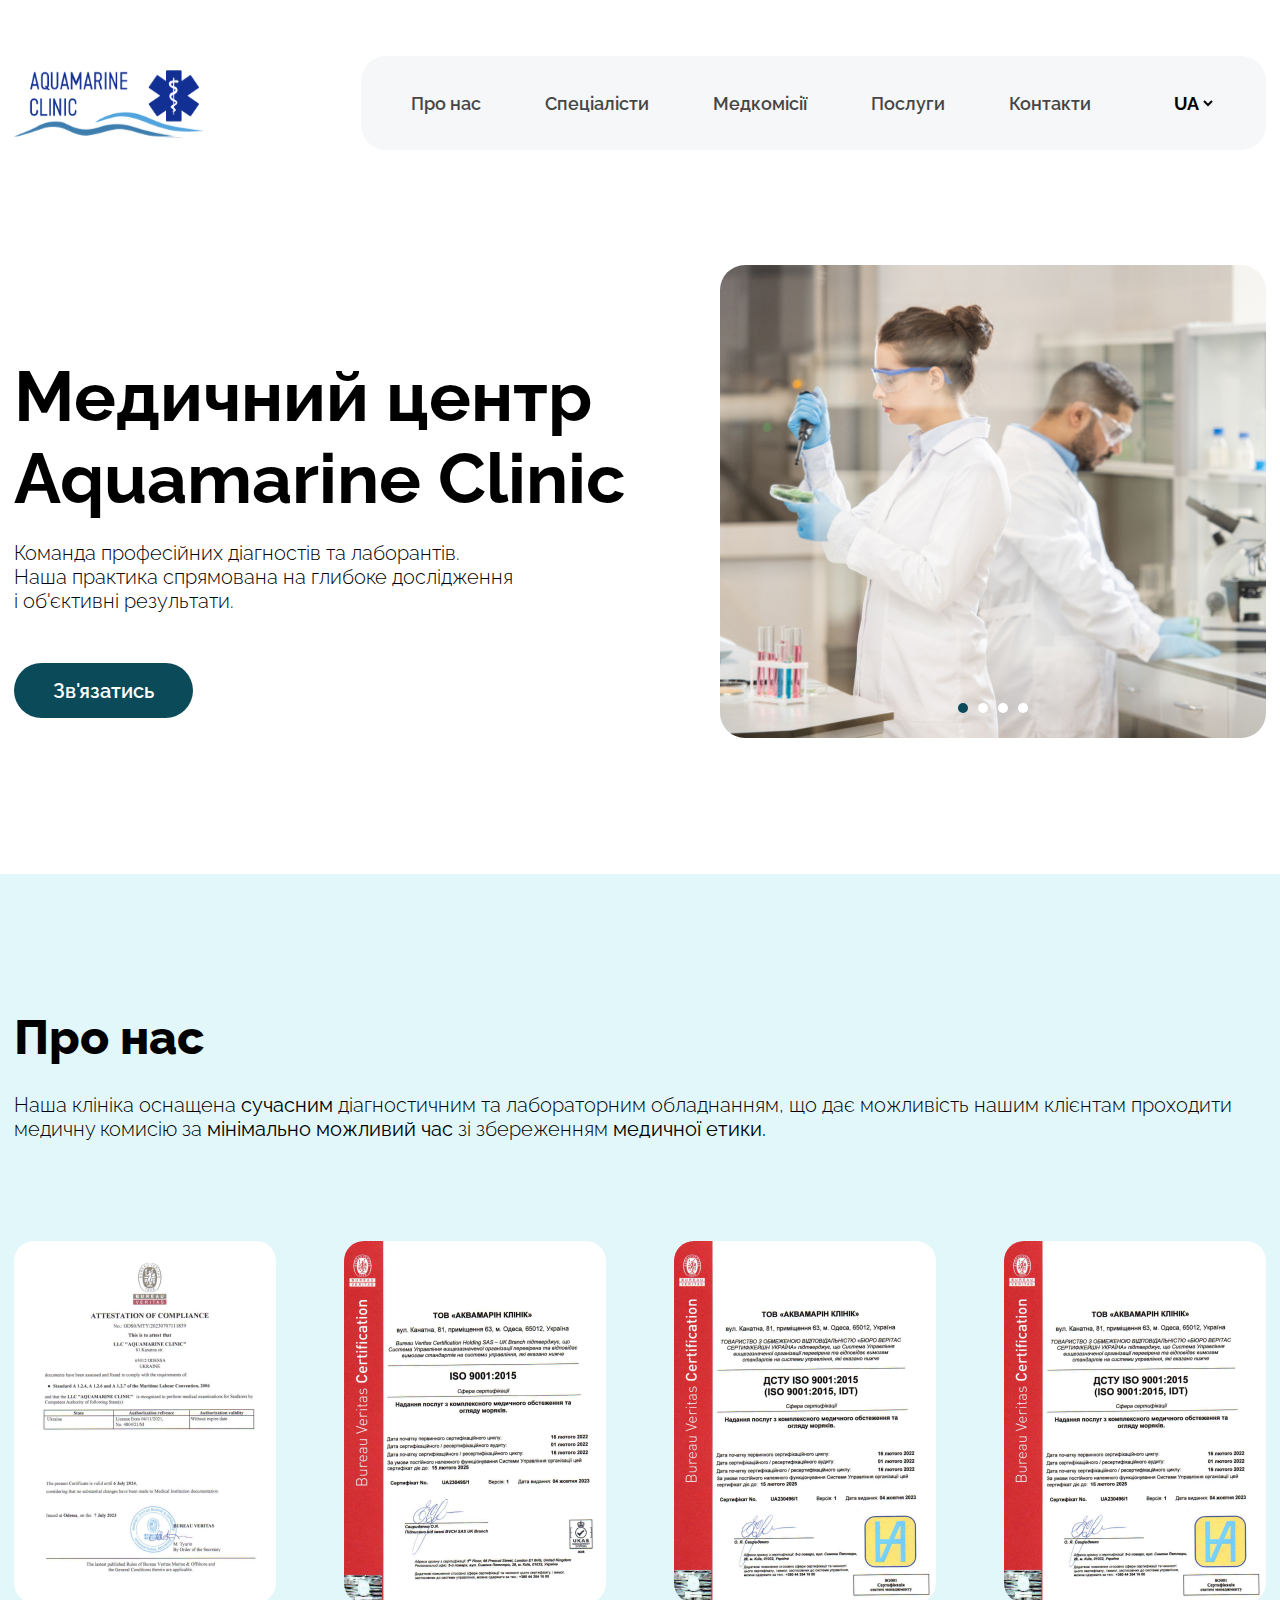
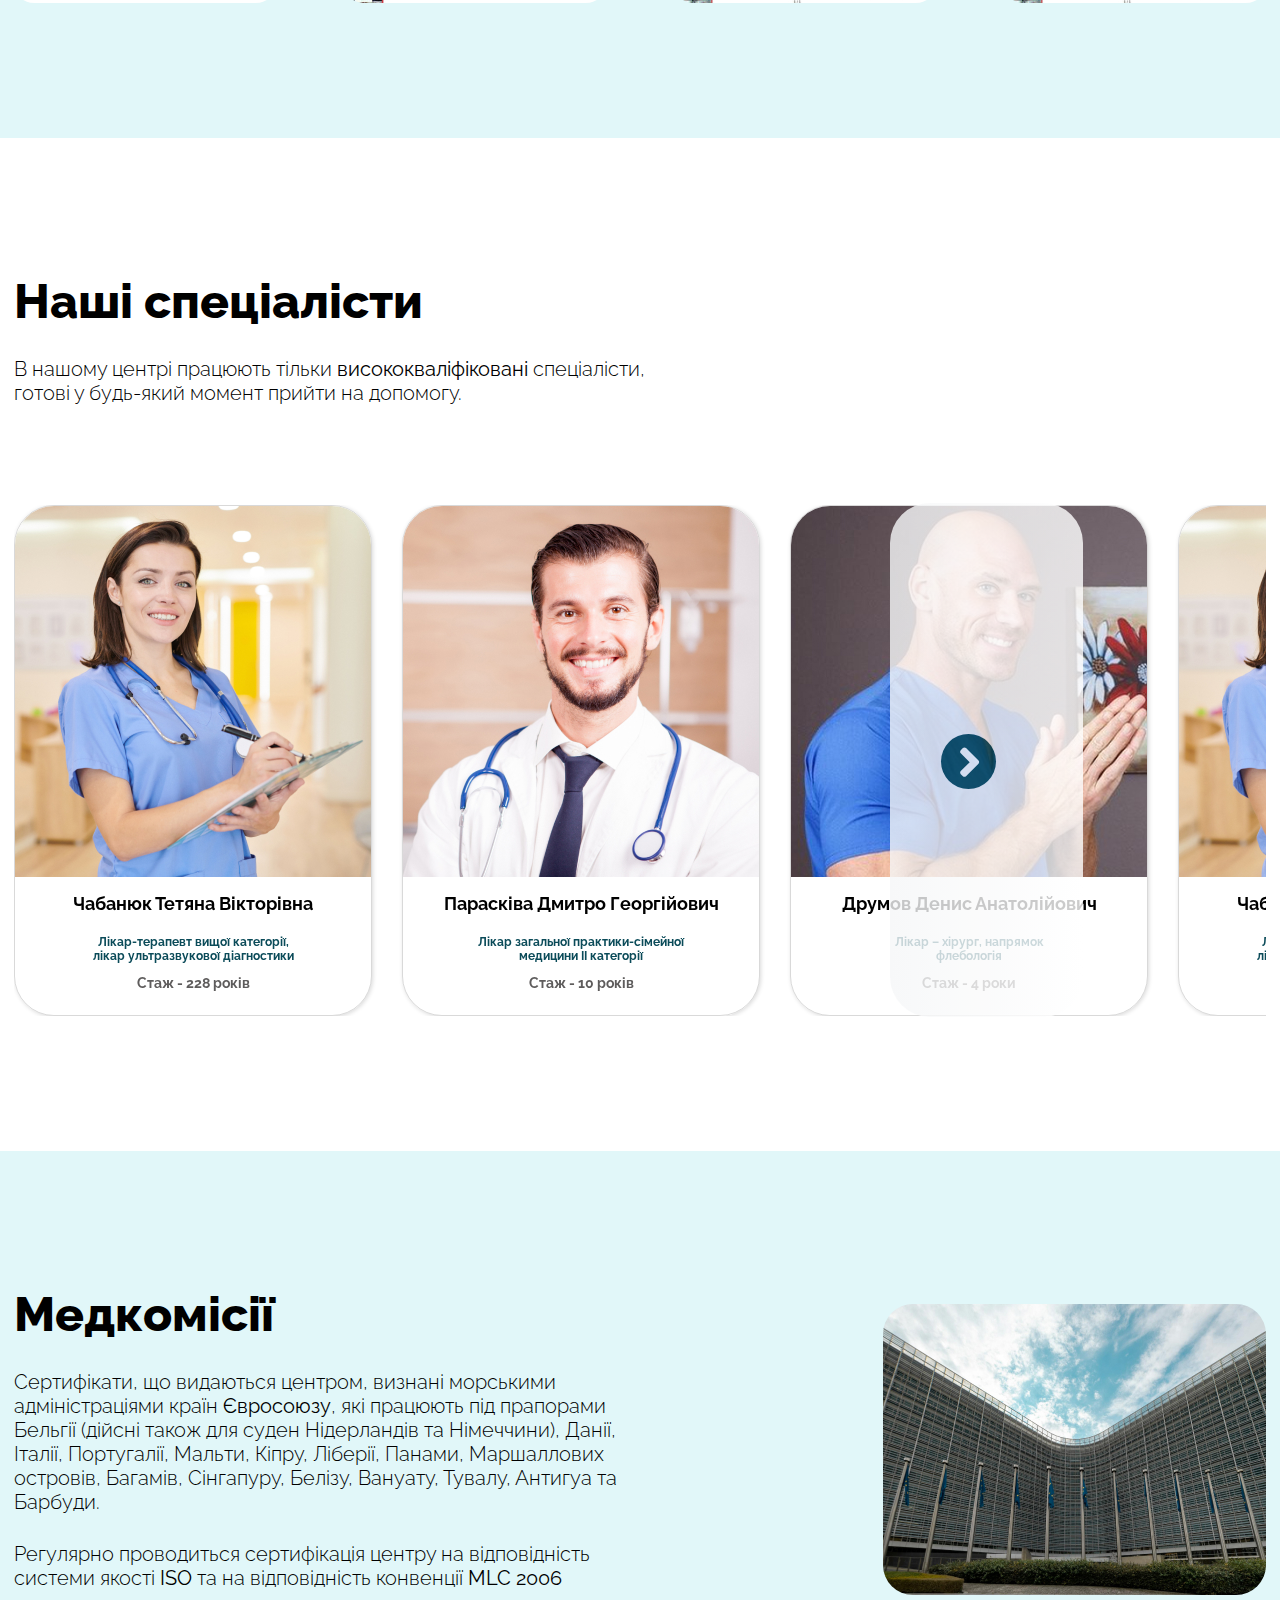
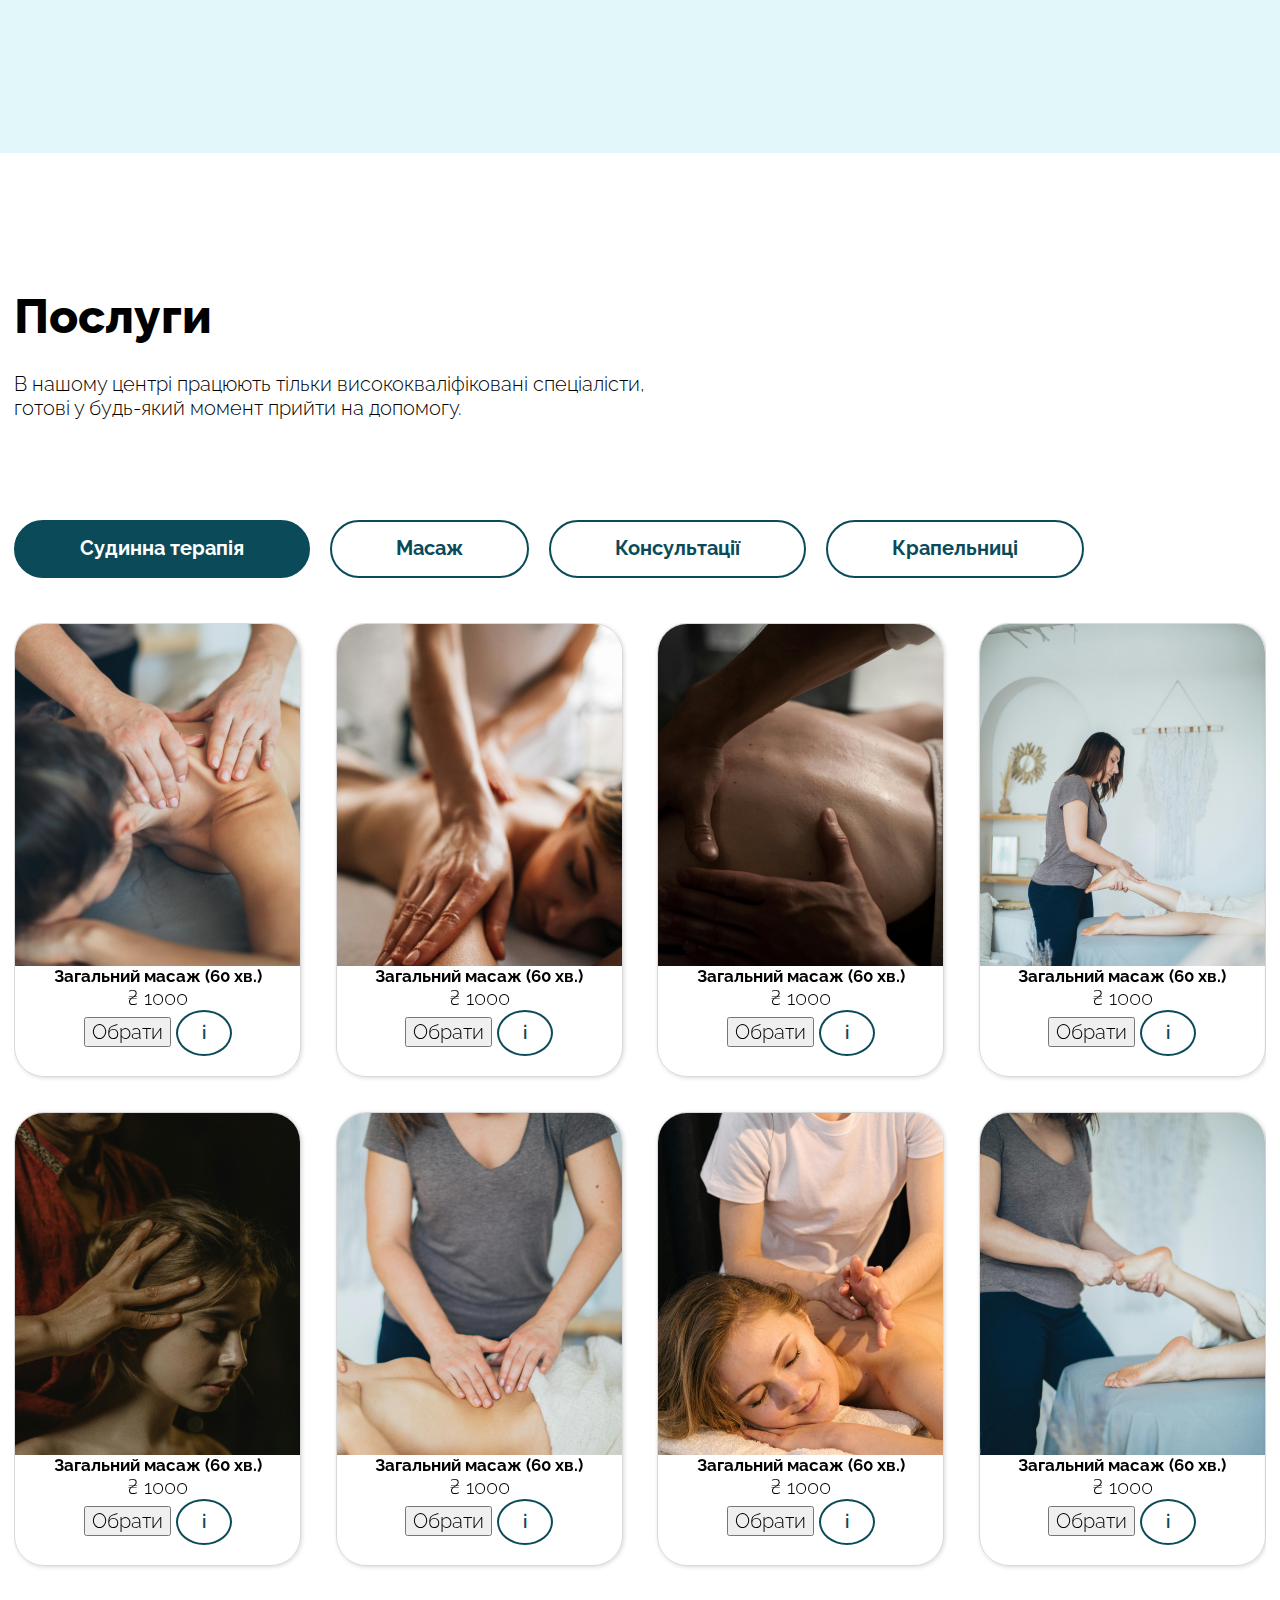
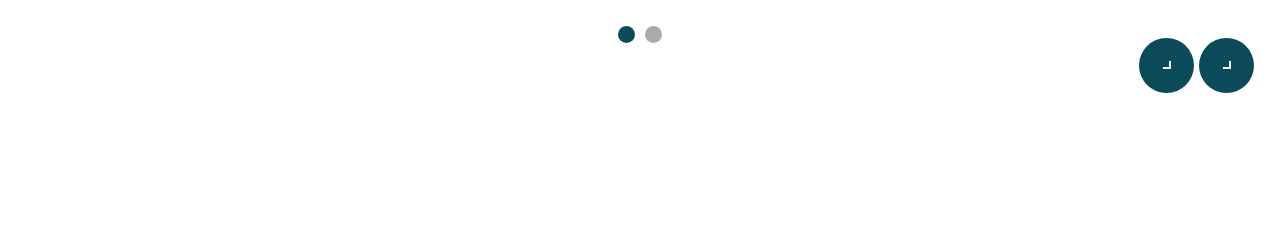
<file: index.html>
<!DOCTYPE html>
<html lang="ua">
  <head>
    <meta charset="UTF-8" />
    <meta name="viewport" content="width=device-width, initial-scale=1.0" />
    <link
      rel="shortcut icon"
      href="./img/icons/aqua-favicon.ico"
      type="image/x-icon"
    />
    <title>Aquamarine Clinic</title>
    <link
      href="https://fonts.googleapis.com/css2?family=Montserrat:ital,wght@0,100..900;1,100..900&family=Raleway:ital,wght@0,100..900;1,100..900&display=swap"
      rel="stylesheet"
    />
    <link rel="stylesheet" href="./css/style.min.css" />
  </head>
  <body>
    <header class="header">
      <div class="header__top">
        <div class="container">
          <div class="header__top-inner" id="main">
            <a class="logo" href="#">
              <img class="logo__img" src="./img/icons/logo.svg" alt="Логотип" />
            </a>
            <nav class="menu">
              <ul class="menu__list">
                <li class="menu__list-item">
                  <a class="menu__list-link" href="#about">Про нас</a>
                </li>
                <li class="menu__list-item">
                  <a class="menu__list-link" href="#specialists">Спеціалісти</a>
                </li>
                <li class="menu__list-item">
                  <a class="menu__list-link" href="#medexam">Медкомісії</a>
                </li>
                <li class="menu__list-item">
                  <a class="menu__list-link" href="#services">Послуги</a>
                </li>
                <li class="menu__list-item">
                  <a class="menu__list-link" href="#contacts">Контакти</a>
                </li>
                <li class="menu__list-item">
                  <select class="lang-select" id="lang">
                    <option value="ua" selected>UA</option>
                    <option value="en">EN</option>
                    <option value="ru">RU</option>
                  </select>
                </li>
              </ul>
            </nav>
          </div>
        </div>
      </div>
      <div class="header__content">
        <div class="container">
          <div class="header__content-inners">
            <div class="header__content-text">
              <h1 class="header__title">Медичний центр Aquamarine Clinic</h1>
              <p class="header__subtitle">
                Команда професійних діагностів та лаборантів. Наша практика
                спрямована на глибоке дослідження і об'єктивні результати.
              </p>
              <button class="header__btn">Зв'язатись</button>
            </div>
            <div class="header__wrapper slider__wrapper">
              <div class="header__slider swiper-container">
                <div class="swiper-wrapper">
                  <div class="header__content-img swiper-slide">
                    <img src="./img/header-bg.jpg" alt="Лаборант" />
                  </div>
                  <div class="header__content-img swiper-slide">
                    <img src="./img/header-bg.jpg" alt="Лаборант" />
                  </div>
                  <div class="header__content-img swiper-slide">
                    <img src="./img/header-bg.jpg" alt="Лаборант" />
                  </div>
                  <div class="header__content-img swiper-slide">
                    <img src="./img/header-bg.jpg" alt="Лаборант" />
                  </div>
                </div>
                <div class="swiper-pagination img__pagination"></div>
              </div>
            </div>
          </div>
        </div>
      </div>
    </header>
    <section class="about">
      <div class="container">
        <h2 class="section__title" id="about">Про нас</h2>
        <p class="about__text text">
          Наша клініка оснащена <b>сучасним</b> діагностичним та лабораторним
          обладнанням, що дає можливість нашим клієнтам проходити медичну
          комисію за <b>мінімально можливий час</b> зі збереженням
          <b>медичної етики.</b>
        </p>
        <div class="about__license">
          <div class="about__license-image">
            <a class="pdf-link" href="./img/license-1.pdf">
              <img src="./img/license-1.jpg" alt="Лицензия 1" />
            </a>
          </div>
          <div class="about__license-image">
            <a class="pdf-link" href="./img/license-2.pdf">
              <img src="./img/license-2.jpg" alt="Лицензия 2" />
            </a>
          </div>
          <div class="about__license-image">
            <a class="pdf-link" href="./img/license-3.pdf">
              <img src="./img/license-3.jpg" alt="Лицензия 3" />
            </a>
          </div>
          <div class="about__license-image">
            <a class="pdf-link" href="./img/license-4.pdf">
              <img src="./img/license-3.jpg" alt="Лицензия 4" />
            </a>
          </div>
        </div>
        <div class="pdf-modal" id="pdf-modal">
          <div class="pdf-modal-content" id="pdf-modal-content">
            <iframe id="pdf-iframe" width="800" height="600"></iframe>
            <button id="close-pdf-modal">Закрыть</button>
          </div>
        </div>
      </div>
    </section>
    <section class="specialists">
      <div class="slider__gradient">
        <div class="spec__btn swiper-button-next"></div>
      </div>
      <div class="container">
        <div class="section__title" id="specialists">Наші спеціалісти</div>
        <p class="specialists__text text">
          В нашому центрі працюють тільки
          <b>висококваліфіковані</b> спеціалісти, готові у будь-який момент
          прийти на допомогу.
        </p>
        <div class="specialists__slider">
          <div class="specialists__swiper swiper-container">
            <div class="specialists__wrapper swiper-wrapper">
              <div class="specialist__slide swiper-slide">
                <img src="./img/specialists/spets-1.jpg" alt="Специалист" />
                <div class="slide__title">Чабанюк Тетяна Вікторівна</div>
                <div class="slide__text">
                  Лікар-терапевт вищої категорії, лікар ультразвукової
                  діагностики
                </div>
                <div class="slide__subtext">Стаж - 228 років</div>
              </div>
              <div class="specialist__slide swiper-slide">
                <img src="./img/specialists/spets-2.jpg" alt="Специалист" />
                <div class="slide__title">Парасківа Дмитро Георгійович</div>
                <div class="slide__text">
                  Лікар загальної практики-сімейної медицини ІІ категорії
                </div>
                <div class="slide__subtext">Стаж - 10 років</div>
              </div>
              <div class="specialist__slide swiper-slide">
                <img src="./img/specialists/spets-3.jpg" alt="Специалист" />
                <div class="slide__title">Друмов Денис Анатолійович</div>
                <div class="slide__text">
                  Лікар – хірург, напрямок <br />флебологія
                </div>
                <div class="slide__subtext">Стаж - 4 роки</div>
              </div>
              <div class="specialist__slide swiper-slide">
                <img src="./img/specialists/spets-1.jpg" alt="Специалист" />
                <div class="slide__title">Чабанюк Тетяна Вікторівна</div>
                <div class="slide__text">
                  Лікар-терапевт вищої категорії, лікар ультразвукової
                  діагностики
                </div>
                <div class="slide__subtext">Стаж - 228 років</div>
              </div>
              <div class="specialist__slide swiper-slide">
                <img src="./img/specialists/spets-2.jpg" alt="Специалист" />
                <div class="slide__title">Парасківа Дмитро Георгійович</div>
                <div class="slide__text">
                  Лікар загальної практики-сімейної медицини ІІ категорії
                </div>
                <div class="slide__subtext">Стаж - 10 років</div>
              </div>
              <div class="specialist__slide swiper-slide">
                <img src="./img/specialists/spets-3.jpg" alt="Специалист" />
                <div class="slide__title">Друмов Денис Анатолійович</div>
                <div class="slide__text">
                  Лікар – хірург, напрямок <br />флебологія
                </div>
                <div class="slide__subtext">Стаж - 4 роки</div>
              </div>
            </div>
          </div>
        </div>
      </div>
    </section>

    <section class="medexam">
      <div class="container">
        <div class="medexam__content-inners">
          <div class="medexam__content-text">
            <div class="section__title" id="medexam">Медкомісії</div>
            <p class="medexam__text text">
              Сертифікати, що видаються центром, визнані морськими
              адмiнiстрацiями країн <strong>Євросоюзу</strong>, які працюють пiд
              прапорами Бельгії (дійсні також для суден Нідерландів та
              Німеччини), Данії, Італiї, Португалiї, Мальти, Кіпру, Лiберiї,
              Панами, Маршаллових островів, Багамів, Сінгапуру, Белізу, Вануату,
              Тувалу, Антигуа та Барбуди.
            </p>
            <p>
              Регулярно проводиться сертифікація центру на вiдповiднiсть системи
              якості <strong>ISO</strong> та на вiдповiднiсть конвенції
              <strong>MLC 2006</strong>
            </p>
          </div>
          <div class="medexam__content-img">
            <img src="./img/medexam-bg.jpg" alt="Медкомісія" />
          </div>
        </div>
      </div>
    </section>

    <section class="services" id="services">
      <div class="container">
        <div class="section__title" id="services">Послуги</div>
        <p class="servises__text text">
          В нашому центрі працюють тільки висококваліфіковані спеціалісти,
          готові у будь-який момент прийти на допомогу.
        </p>
        <div class="tabs__container">
          <ul class="tabs">
            <li class="tabs__item">
              <div class="tabs__btn active" data-tab="#therapy">
                Судинна терапія
              </div>
            </li>
            <li class="tabs__item">
              <div class="tabs__btn" data-tab="#massage">Масаж</div>
            </li>
            <li class="tabs__item">
              <div class="tabs__btn" data-tab="#consultations">
                Консультації
              </div>
            </li>
            <li class="tabs__item">
              <div class="tabs__btn" data-tab="#droppers">Крапельниці</div>
            </li>
          </ul>
        </div>
        <div class="services__sliders">
          <div class="services__slider-block show" id="therapy">
            <div class="services__slider swiper-container">
              <div class="services__items swiper-wrapper">
                <div class="swiper-slide">
                  <div class="services__item">
                    <img
                      src="./img/services/service-1.jpg"
                      alt=""
                      class="services__item-img"
                    />
                    <h5 class="services__item-title">
                      Загальний масаж (60 хв.)
                    </h5>
                    <p class="services__item-price">&#8372; 1000</p>
                    <button class="services__item-btn">Обрати</button>
                    <button class="info-button">i</button>
                    <div class="context-menu">
                      <p>Додаткова інформація про послугу</p>
                    </div>
                  </div>
                  <div class="services__item">
                    <img
                      src="./img/services/service-2.jpg"
                      alt=""
                      class="services__item-img"
                    />
                    <h5 class="services__item-title">
                      Загальний масаж (60 хв.)
                    </h5>
                    <p class="services__item-price">&#8372; 1000</p>
                    <button class="services__item-btn">Обрати</button>
                    <button class="info-button">i</button>
                    <div class="context-menu">
                      <p>Додаткова інформація про послугу</p>
                    </div>
                  </div>
                  <div class="services__item">
                    <img
                      src="./img/services/service-3.jpg"
                      alt=""
                      class="services__item-img"
                    />
                    <h5 class="services__item-title">
                      Загальний масаж (60 хв.)
                    </h5>
                    <p class="services__item-price">&#8372; 1000</p>
                    <button class="services__item-btn">Обрати</button>
                    <button class="info-button">i</button>
                    <div class="context-menu">
                      <p>Додаткова інформація про послугу</p>
                    </div>
                  </div>
                  <div class="services__item">
                    <img
                      src="./img/services/service-4.jpg"
                      alt=""
                      class="services__item-img"
                    />
                    <h5 class="services__item-title">
                      Загальний масаж (60 хв.)
                    </h5>
                    <p class="services__item-price">&#8372; 1000</p>
                    <button class="services__item-btn">Обрати</button>
                    <button class="info-button">i</button>
                    <div class="context-menu">
                      <p>Додаткова інформація про послугу</p>
                    </div>
                  </div>
                  <div class="services__item">
                    <img
                      src="./img/services/service-5.jpg"
                      alt=""
                      class="services__item-img"
                    />
                    <h5 class="services__item-title">
                      Загальний масаж (60 хв.)
                    </h5>
                    <p class="services__item-price">&#8372; 1000</p>
                    <button class="services__item-btn">Обрати</button>
                    <button class="info-button">i</button>
                    <div class="context-menu">
                      <p>Додаткова інформація про послугу</p>
                    </div>
                  </div>
                  <div class="services__item">
                    <img
                      src="./img/services/service-6.jpg"
                      alt=""
                      class="services__item-img"
                    />
                    <h5 class="services__item-title">
                      Загальний масаж (60 хв.)
                    </h5>
                    <p class="services__item-price">&#8372; 1000</p>
                    <button class="services__item-btn">Обрати</button>
                    <button class="info-button">i</button>
                    <div class="context-menu">
                      <p>Додаткова інформація про послугу</p>
                    </div>
                  </div>
                  <div class="services__item">
                    <img
                      src="./img/services/service-7.jpg"
                      alt=""
                      class="services__item-img"
                    />
                    <h5 class="services__item-title">
                      Загальний масаж (60 хв.)
                    </h5>
                    <p class="services__item-price">&#8372; 1000</p>
                    <button class="services__item-btn">Обрати</button>
                    <button class="info-button">i</button>
                    <div class="context-menu">
                      <p>Додаткова інформація про послугу</p>
                    </div>
                  </div>
                  <div class="services__item">
                    <img
                      src="./img/services/service-8.jpg"
                      alt=""
                      class="services__item-img"
                    />
                    <h5 class="services__item-title">
                      Загальний масаж (60 хв.)
                    </h5>
                    <p class="services__item-price">&#8372; 1000</p>
                    <button class="services__item-btn">Обрати</button>
                    <button class="info-button">i</button>
                    <div class="context-menu">
                      <p>Додаткова інформація про послугу</p>
                    </div>
                  </div>
                </div>
                <!-- end of slide -->
                <!-- start of slide -->
                <div class="swiper-slide">
                  <div class="services__item">
                    <img
                      src="./img/services/service-9.jpg"
                      alt=""
                      class="services__item-img"
                    />
                    <h5 class="services__item-title">
                      Загальний масаж (60 хв.)
                    </h5>
                    <p class="services__item-price">&#8372; 1000</p>
                    <button class="services__item-btn">Обрати</button>
                    <button class="info-button">i</button>
                    <div class="context-menu">
                      <p>Додаткова інформація про послугу</p>
                    </div>
                  </div>
                  <div class="services__item">
                    <img
                      src="./img/services/service-10.jpg"
                      alt=""
                      class="services__item-img"
                    />
                    <h5 class="services__item-title">
                      Загальний масаж (60 хв.)
                    </h5>
                    <p class="services__item-price">&#8372; 1000</p>
                    <button class="services__item-btn">Обрати</button>
                    <button class="info-button">i</button>
                    <div class="context-menu">
                      <p>Додаткова інформація про послугу</p>
                    </div>
                  </div>
                  <div class="services__item">
                    <img
                      src="./img/services/service-11.jpg"
                      alt=""
                      class="services__item-img"
                    />
                    <h5 class="services__item-title">
                      Загальний масаж (60 хв.)
                    </h5>
                    <p class="services__item-price">&#8372; 1000</p>
                    <button class="services__item-btn">Обрати</button>
                    <button class="info-button">i</button>
                    <div class="context-menu">
                      <p>Додаткова інформація про послугу</p>
                    </div>
                  </div>
                  <div class="services__item">
                    <img
                      src="./img/services/service-12.jpg"
                      alt=""
                      class="services__item-img"
                    />
                    <h5 class="services__item-title">
                      Загальний масаж (60 хв.)
                    </h5>
                    <p class="services__item-price">&#8372; 1000</p>
                    <button class="services__item-btn">Обрати</button>
                    <button class="info-button">i</button>
                    <div class="context-menu">
                      <p>Додаткова інформація про послугу</p>
                    </div>
                  </div>
                  <div class="services__item">
                    <img
                      src="./img/services/service-13.jpg"
                      alt=""
                      class="services__item-img"
                    />
                    <h5 class="services__item-title">
                      Загальний масаж (60 хв.)
                    </h5>
                    <p class="services__item-price">&#8372; 1000</p>
                    <button class="services__item-btn">Обрати</button>
                    <button class="info-button">i</button>
                    <div class="context-menu">
                      <p>Додаткова інформація про послугу</p>
                    </div>
                  </div>
                  <div class="services__item">
                    <img
                      src="./img/services/service-14.jpg"
                      alt=""
                      class="services__item-img"
                    />
                    <h5 class="services__item-title">
                      Загальний масаж (60 хв.)
                    </h5>
                    <p class="services__item-price">&#8372; 1000</p>
                    <button class="services__item-btn">Обрати</button>
                    <button class="info-button">i</button>
                    <div class="context-menu">
                      <p>Додаткова інформація про послугу</p>
                    </div>
                  </div>
                </div>
                <!-- end of slide -->
              </div>
              <div class="services__pagination swiper-pagination"></div>
              <div class="services__arrows-container">
                <div class="services__arrow swiper-button-prev"></div>
                <div class="services__arrow swiper-button-next"></div>
              </div>
            </div>
          </div>
          <!-- end slider 1 -->
        </div>
      </div>
    </section>

    <script src="./js/swiper.min.js"></script>
    <script src="./js/pdf.js"></script>
    <script src="./js/main.js"></script>
  </body>
</html>
</file>
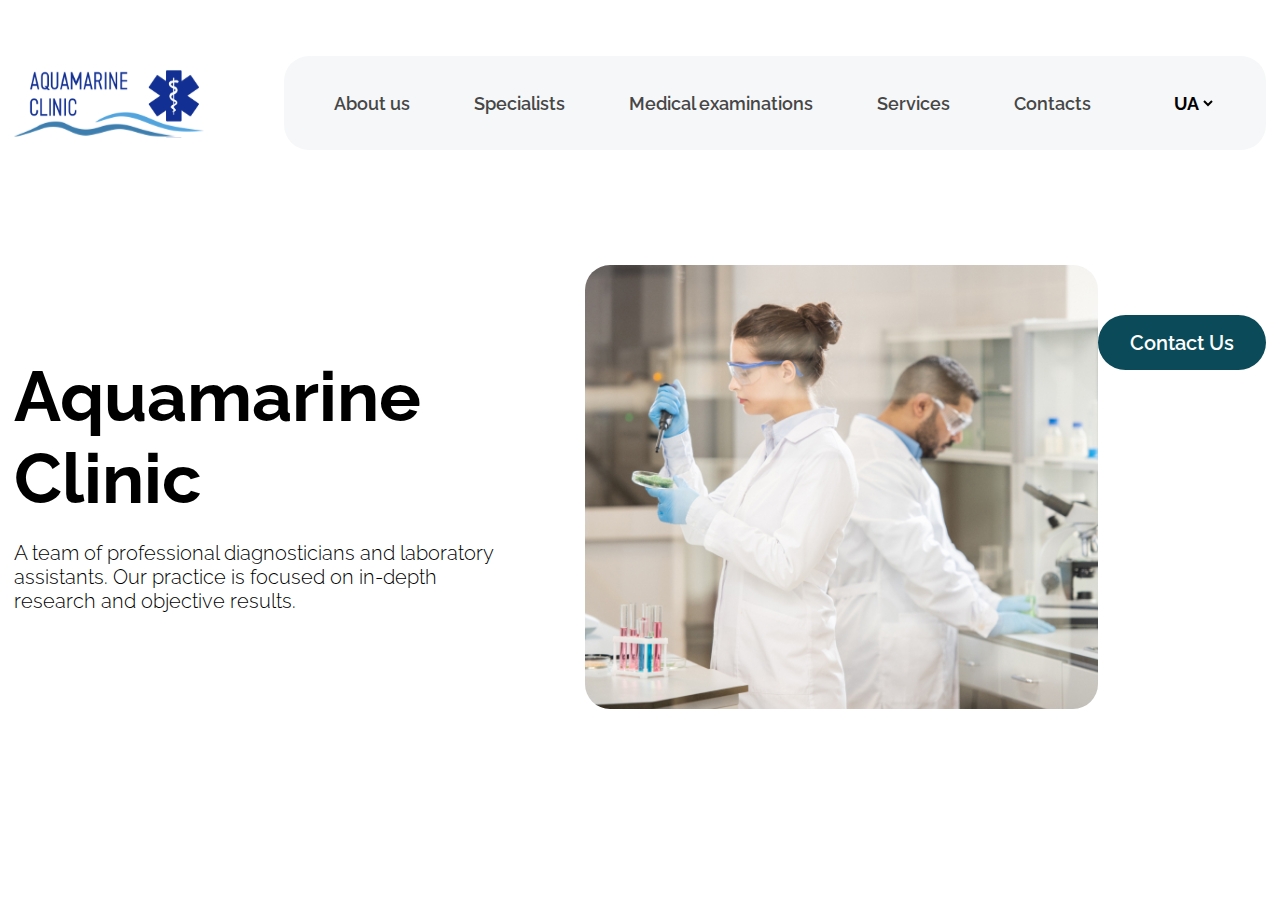
<file: index-en.html>
<!DOCTYPE html>
<html lang="en">
  <head>
    <meta charset="UTF-8" />
    <meta name="viewport" content="width=device-width, initial-scale=1.0" />
    <link
      rel="shortcut icon"
      href="./img/icons/aqua-favicon.ico"
      type="image/x-icon"
    />
    <title>Aquamarine Clinic</title>
    <link
      href="https://fonts.googleapis.com/css2?family=Montserrat:ital,wght@0,100..900;1,100..900&family=Raleway:ital,wght@0,100..900;1,100..900&display=swap"
      rel="stylesheet"
    />
    <link rel="stylesheet" href="./css/style.min.css" />
  </head>
  <body>
    <header class="header">
      <div class="header__top">
        <div class="container">
          <div class="header__top-inner" id="main">
            <a class="logo" href="#">
              <img class="logo__img" src="./img/icons/logo.svg" alt="Logo" />
            </a>
            <nav class="menu">
              <ul class="menu__list">
                <li class="menu__list-item">
                  <a class="menu__list-link" href="#about">About us</a>
                </li>
                <li class="menu__list-item">
                  <a class="menu__list-link" href="#specialists">Specialists</a>
                </li>
                <li class="menu__list-item">
                  <a class="menu__list-link" href="#medexam">Medical examinations</a>
                </li>
                <li class="menu__list-item">
                  <a class="menu__list-link" href="#servises">Services</a>
                </li>
                <li class="menu__list-item">
                  <a class="menu__list-link" href="#contacts">Contacts</a>
                </li>
                <li class="menu__list-item">
                  <select name="lang" id="">
                    <option value="ua">UA</option>
                    <option value="en">EN</option>
                    <option value="ru">RU</option>
                  </select>
                </li>
              </ul>
            </nav>
          </div>
        </div>
      </div>
      <div class="header__content">
        <div class="container">
          <div class="header__content-inners">
            <div class="header__content-inner">
              <h1 class="header__title">Aquamarine Clinic</h1>
              <p class="header__subtitle">
                A team of professional diagnosticians and laboratory assistants. Our practice is focused on in-depth research and objective results.
              </p>
            </div>
            <div class="header__content-img">
              <img src="./img/header-bg.jpg" alt="Laborant" />
            </div>
            <button class="header__btn">Contact Us</button>
          </div>
        </div>
      </div>
    </header>

    <script src="./js/main.js"></script>
  </body>
</html>
</file>
<file: css/style.min.css>
html{box-sizing:border-box}*,*::after,*::before{box-sizing:inherit}ul[class],ol[class]{padding:0}body,h1,h2,h3,h4,h5,h6,p,ul,ol,li,figure,figcaption,blockquote,dl,dd{margin:0}ul[class]{list-style:none}img{max-width:100%;display:block}input,button,textarea,select{font:inherit}a{text-decoration:none}body{min-height:100vh;background-color:#fff;font-family:"Raleway",sans-serif;font-size:20px;font-weight:300;color:#000}.container{max-width:1256px;padding:0 2px;margin:0 auto}.section__title{font-family:"Raleway",sans-serif;font-weight:800;font-size:48px;color:#000}.text{margin-top:28px;margin-bottom:100px}.swiper-container{margin-left:auto;margin-right:auto;position:relative;overflow:hidden;list-style:none;padding:0;z-index:1}.swiper-container-vertical>.swiper-wrapper{flex-direction:column}.swiper-wrapper{position:relative;width:100%;height:100%;z-index:1;display:flex;transition-property:transform;box-sizing:content-box}.swiper-container-android .swiper-slide,.swiper-wrapper{transform:translate3d(0px, 0, 0)}.swiper-container-multirow>.swiper-wrapper{flex-wrap:wrap}.swiper-container-multirow-column>.swiper-wrapper{flex-wrap:wrap;flex-direction:column}.swiper-container-free-mode>.swiper-wrapper{transition-timing-function:ease-out;margin:0 auto}.swiper-container-pointer-events{touch-action:pan-y}.swiper-container-pointer-events.swiper-container-vertical{touch-action:pan-x}.swiper-slide{flex-shrink:0;width:100%;height:100%;position:relative;transition-property:transform}.swiper-slide-invisible-blank{visibility:hidden}.swiper-container-autoheight,.swiper-container-autoheight .swiper-slide{height:auto}.swiper-container-autoheight .swiper-wrapper{align-items:flex-start;transition-property:transform,height}.swiper-container-3d{perspective:1200px}.swiper-container-3d .swiper-wrapper,.swiper-container-3d .swiper-slide,.swiper-container-3d .swiper-slide-shadow-left,.swiper-container-3d .swiper-slide-shadow-right,.swiper-container-3d .swiper-slide-shadow-top,.swiper-container-3d .swiper-slide-shadow-bottom,.swiper-container-3d .swiper-cube-shadow{transform-style:preserve-3d}.swiper-container-3d .swiper-slide-shadow-left,.swiper-container-3d .swiper-slide-shadow-right,.swiper-container-3d .swiper-slide-shadow-top,.swiper-container-3d .swiper-slide-shadow-bottom{position:absolute;left:0;top:0;width:100%;height:100%;pointer-events:none;z-index:10}.swiper-container-3d .swiper-slide-shadow-left{background-image:linear-gradient(to left, rgba(0, 0, 0, 0.5), rgba(0, 0, 0, 0))}.swiper-container-3d .swiper-slide-shadow-right{background-image:linear-gradient(to right, rgba(0, 0, 0, 0.5), rgba(0, 0, 0, 0))}.swiper-container-3d .swiper-slide-shadow-top{background-image:linear-gradient(to top, rgba(0, 0, 0, 0.5), rgba(0, 0, 0, 0))}.swiper-container-3d .swiper-slide-shadow-bottom{background-image:linear-gradient(to bottom, rgba(0, 0, 0, 0.5), rgba(0, 0, 0, 0))}.swiper-container-css-mode>.swiper-wrapper{overflow:auto;scrollbar-width:none;-ms-overflow-style:none}.swiper-container-css-mode>.swiper-wrapper::-webkit-scrollbar{display:none}.swiper-container-css-mode>.swiper-wrapper>.swiper-slide{scroll-snap-align:start start}.swiper-container-horizontal.swiper-container-css-mode>.swiper-wrapper{scroll-snap-type:x mandatory}.swiper-container-vertical.swiper-container-css-mode>.swiper-wrapper{scroll-snap-type:y mandatory}.menu{margin-top:56px;display:flex;background-color:#f6f7f8;border-radius:25px}.menu__list{margin:35px 50px;display:flex;gap:64px}.menu__list-link{font-family:"Raleway",sans-serif;font-weight:600;font-size:18px;color:#464646;transition:.3s;border-bottom:2px solid rgba(0,0,0,0)}.menu__list-link:hover{border-bottom:2px solid #0b4b59}select{border:none;text-decoration:none;background:rgba(0,0,0,0);outline:none;border:0;font-size:18px;font-weight:700;margin-left:15px;color:#000;cursor:pointer}.header__top-inner{display:flex;justify-content:space-between}.logo{margin-top:70px}.logo__img{height:68px;width:190px}.select{text-decoration:none}.header__content-inners{margin-top:115px;display:flex}.header__content-text .block__text{width:calc(50% - 40px)}.header__title{margin-top:90px;font-family:"Raleway",sans-serif;font-weight:700;font-size:70px;margin-bottom:22px}.header__subtitle{max-width:500px}.header__btn{margin-top:50px;border-radius:40px;width:179px;height:55px;background-color:#0b4b59;font-weight:600;color:#fff;border:none;cursor:pointer}.header__btn:hover{transition:.3s;filter:brightness(150%)}.slider__wrapper{width:calc(50% - 80px)}.header__slider{max-width:100%;height:auto}.header__content-img img{border-radius:25px;-o-object-fit:cover;object-fit:cover}.swiper-pagination{position:relative;bottom:35px;left:50%;transform:translateX(-50%);display:flex;justify-content:center;align-items:center;z-index:1}.swiper-pagination-bullet{width:10px;height:10px;background-color:#fff;border-radius:50%;margin:0 5px;cursor:pointer;opacity:1}.swiper-pagination-bullet-active{background-color:#0b4b59}.about{margin-top:126px;background-color:#e1f7f9}.section__title{padding-top:135px}.about__license{display:flex;justify-content:space-between;text-align:center;gap:20px;padding-bottom:135px}.about__license-image{border-radius:20px;overflow:hidden}.pdf-modal{display:none;position:fixed;top:0;left:0;width:100%;height:100%;background:rgba(0,0,0,.7);justify-content:center;align-items:center;z-index:9999}.pdf-modal-content{width:80%;height:80%;background:#fff;border-radius:5px;text-align:center;display:flex;flex-direction:column;align-items:center}#pdf-iframe{width:100%;height:100%;border:none}#close-pdf-modal{margin:10px auto}.specialists__text{max-width:650px}.specialists__slider{position:relative}.slider__gradient{position:absolute;width:193px;height:514px;border-radius:40px;right:197px;top:2103px;opacity:.8;background:linear-gradient(90deg, #f6f7f8 0%, #fff 100%);z-index:3}.specialists__wrapper{display:flex}.specialist__slide{display:flex;flex-direction:column;justify-content:center;max-width:356px;max-height:512px;text-align:center;overflow:hidden;border-radius:40px;border:1px solid rgba(0,0,0,.15);box-shadow:1px 1px 4px 0 rgba(0,0,0,.15)}.slide__title{margin:16px 0 21px;font-weight:700;font-size:18px;color:#000}.slide__text{max-width:225px;margin:0 auto;font-weight:700;font-size:12px;color:#0b4b59}.slide__subtext{margin:12px 0 24px;font-weight:700;font-size:14px;color:#5e5c5c}.spec__btn{position:absolute;top:45%;right:45%;width:55px;height:55px;background-color:#0b4b59;border-radius:50%;font-size:20px;line-height:30px;text-align:center;cursor:pointer;z-index:2}.spec__btn::after{content:"";background-image:url("../img/icons/slide-arrow.svg");display:block;transform:translate(22%, 20%);background-repeat:no-repeat;width:100%;height:100%}.medexam{background-color:#e1f7f9;padding-bottom:135px}.medexam__content-inners{display:flex;justify-content:space-between;align-items:center;margin-top:135px}.medexam__content-text{width:50%}.medexam__content-text p{margin-bottom:28px}.medexam__content-img img{margin-top:130px;width:100%;max-width:800px;border-radius:30px;overflow:hidden}.servises__text{max-width:650px}.tabs{display:flex}.tabs__container{margin-bottom:45px}.tabs__item{font-size:20px}.tabs__btn{border:2px solid #0b4b59;border-radius:40px;margin-right:20px;background-color:#fff;padding:14px 64px 16px;font-family:"Raleway",sans-serif;font-size:20px;font-weight:700;color:#0b4b59;transition:.3s}.tabs__btn:hover,.tabs__btn.active{background-color:#0b4b59;color:#fff;cursor:pointer}.swiper-slide{display:flex;justify-content:space-between;flex-wrap:wrap}.services__item{height:100%;width:100%;margin-bottom:35px;max-width:285px;max-height:480px;text-align:center;overflow:hidden;border-radius:30px;border:1px solid rgba(0,0,0,.15);box-shadow:1px 1px 4px 0 rgba(0,0,0,.15)}.info-button{position:relative;background-color:#fff;color:#0b4b59;width:40px;height:40px;border-radius:50%;margin-bottom:20px;border:2px solid #0b4b59;font-weight:600;font-size:18px;cursor:pointer}.context-menu{display:none;position:absolute;bottom:100px;left:140px;padding:10px;font-size:15px;background-color:#f1f1f1;border-radius:5px;box-shadow:0 2px 5px rgba(0,0,0,.2);transition:opacity .3s ease}.info-button:hover+.context-menu{display:block;opacity:1}.services__pagination{margin:60px 0 10px}.services__pagination .swiper-pagination-bullet{background-color:#ababab;height:17px;width:17px}.services__pagination .swiper-pagination-bullet-active{background-color:#0b4b59}.services__arrows-container{position:relative;margin-top:-50px;text-align:right;margin-right:0;margin-bottom:135px}.services__arrow{width:55px;height:55px;background-color:#0b4b59;border-radius:50%;cursor:pointer;position:relative;display:inline-block;margin:0 12px}.services__arrow::before{content:"";position:absolute;top:50%;left:50%;transform:translate(-50%, -50%);border:solid #fff;border-width:0 2px 2px 0;padding:3px}.swiper-button-prev{margin-right:0}.swiper-button-next{margin-left:0}/*# sourceMappingURL=style.min.css.map */
</file>
